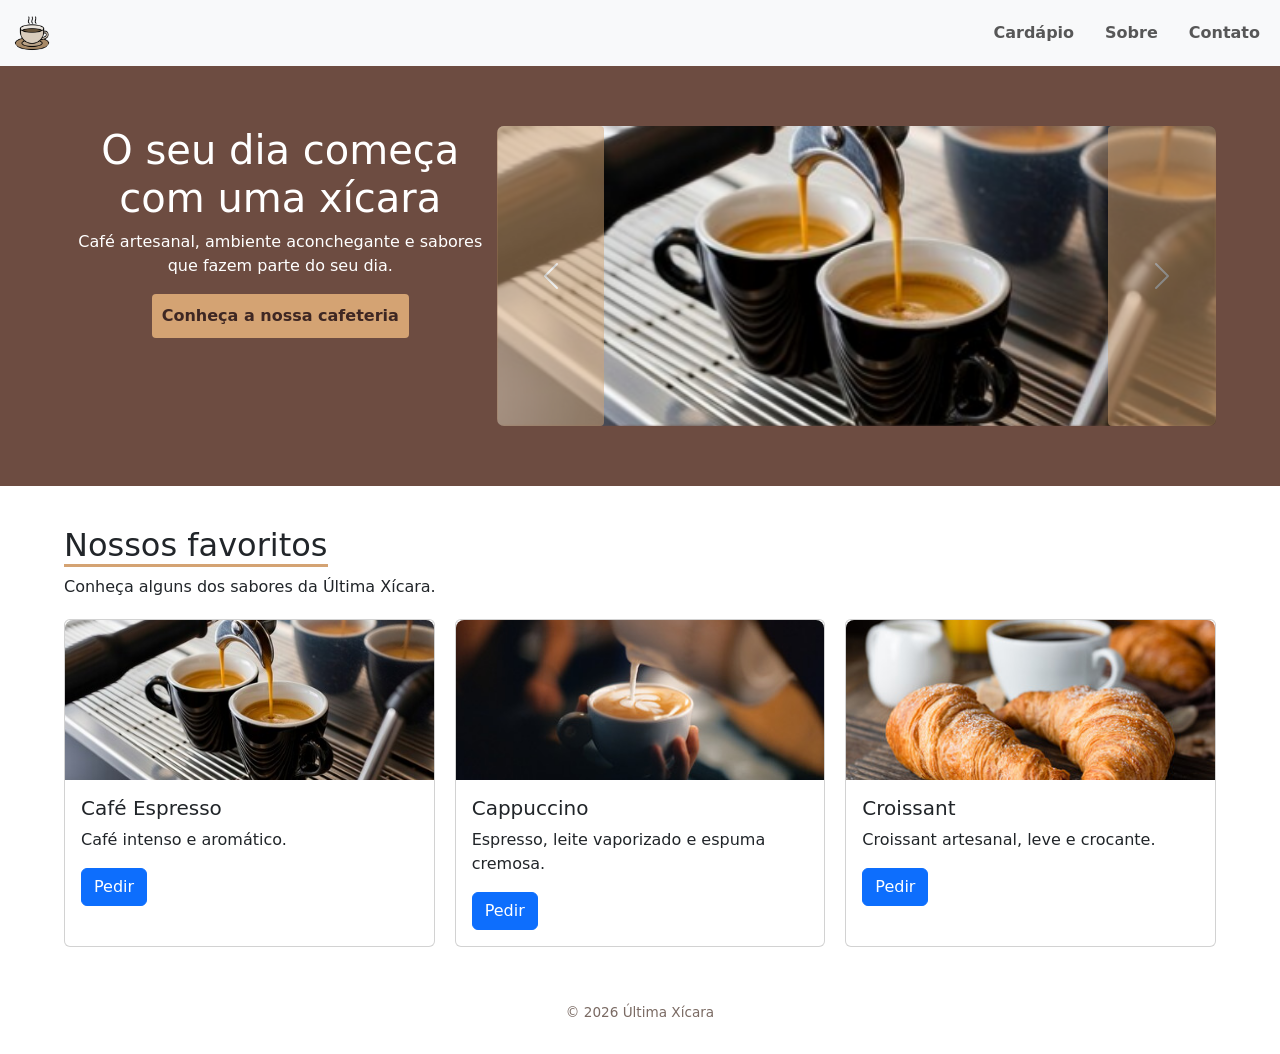
<file: index.html>
<!DOCTYPE html>
<html lang="pt-BR">

<head>
    <meta charset="UTF-8">
    <meta name="viewport" content="width=device-width, initial-scale=1.0">
    <title>Última Xícara | Cafeteria</title>
    <link rel="icon" href="./images/icon.png">
    <link rel="stylesheet" href="./css/style.css">
    <link href="https://cdn.jsdelivr.net/npm/bootstrap@5.3.8/dist/css/bootstrap.min.css" rel="stylesheet">
    <script src="https://cdn.jsdelivr.net/npm/bootstrap@5.3.8/dist/js/bootstrap.bundle.min.js"></script>
</head>

<body>

    <header>
        <nav class="navbar navbar-expand-sm navbar-light bg-light">
            <div class="container-fluid">
                <a class="navbar-brand" href="index.html">
                    <img src="./images/icon.png" alt="Avatar Logo" style="width:40px;" class="rounded-pill">
                </a>
      
                <div class="collapse navbar-collapse" id="navbarNav">
                    <ul class="navbar-nav ms-auto">
                        <li class="nav-item"><a class="nav-link" href="cardapio.html">Cardápio</a></li>
                        <li class="nav-item"><a class="nav-link" href="sobre-nos.html">Sobre</a></li>
                        <li class="nav-item"><a class="nav-link" href="contatos.html">Contato</a></li>
                    </ul>
                </div>
            </div>
        </nav>
    </header>

    <main>
        <section class="hero">
            <div>
                <h1>O seu dia começa com uma xícara</h1>
                <p>Café artesanal, ambiente aconchegante e sabores que fazem parte do seu dia.</p>
                <a href="sobre-nos.html"><button type="button">Conheça a nossa cafeteria</button></a>
            </div>

            <!-- Carousel -->
            <div id="demo" class="carousel slide carousel-fade" data-bs-ride="carousel">
                <div class="carousel-inner">
                    <div class="carousel-item active">
                        <img src="./images/cafeExpresso.jpg" class="d-block w-100" alt="Café Espresso">
                    </div>
                    <div class="carousel-item">
                        <img src="./images/cappuccino.jpg" class="d-block w-100" alt="Cappuccino">
                    </div>
                    <div class="carousel-item">
                        <img src="./images/croissant.jpg" class="d-block w-100" alt="Croissant">
                    </div>
                </div>
                <button class="carousel-control-prev" type="button" data-bs-target="#demo" data-bs-slide="prev">
                    <span class="carousel-control-prev-icon" aria-hidden="true"></span>
                    <span class="visually-hidden">Anterior</span>
                </button>
                <button class="carousel-control-next" type="button" data-bs-target="#demo" data-bs-slide="next">
                    <span class="carousel-control-next-icon" aria-hidden="true"></span>
                    <span class="visually-hidden">Próximo</span>
                </button>
            </div>
        </section>

        <section class="content">
            <h2>Nossos favoritos</h2>
            <p>Conheça alguns dos sabores da Última Xícara.</p>

            <div class="cards">

                <div class="card" style="width: 18rem;">
                    <img src="./images/cafeExpresso.jpg" class="card-img-top" alt="...">
                    <div class="card-body">
                        <h5 class="card-title">Café Espresso</h5>
                        <p class="card-text">Café intenso e aromático.</p>
                        <a href="#" class="btn btn-primary">Pedir</a>
                    </div>
                </div>

                <div class="card" style="width: 18rem;">
                    <img src="./images/cappuccino.jpg" class="card-img-top" alt="...">
                    <div class="card-body">
                        <h5 class="card-title">Cappuccino</h5>
                        <p class="card-text">Espresso, leite vaporizado e espuma cremosa.</p>
                        <a href="#" class="btn btn-primary">Pedir</a>
                    </div>
                </div>

                <div class="card" style="width: 18rem;">
                    <img src="./images/croissant.jpg" class="card-img-top" alt="...">
                    <div class="card-body">
                        <h5 class="card-title">Croissant</h5>
                        <p class="card-text">Croissant artesanal, leve e crocante.</p>
                        <a href="#" class="btn btn-primary">Pedir</a>
                    </div>
                </div>

            </div>
        </section>
    </main>

    <footer>
        <p>&copy; 2026 Última Xícara</p>
    </footer>

</body>

</html>
</file>
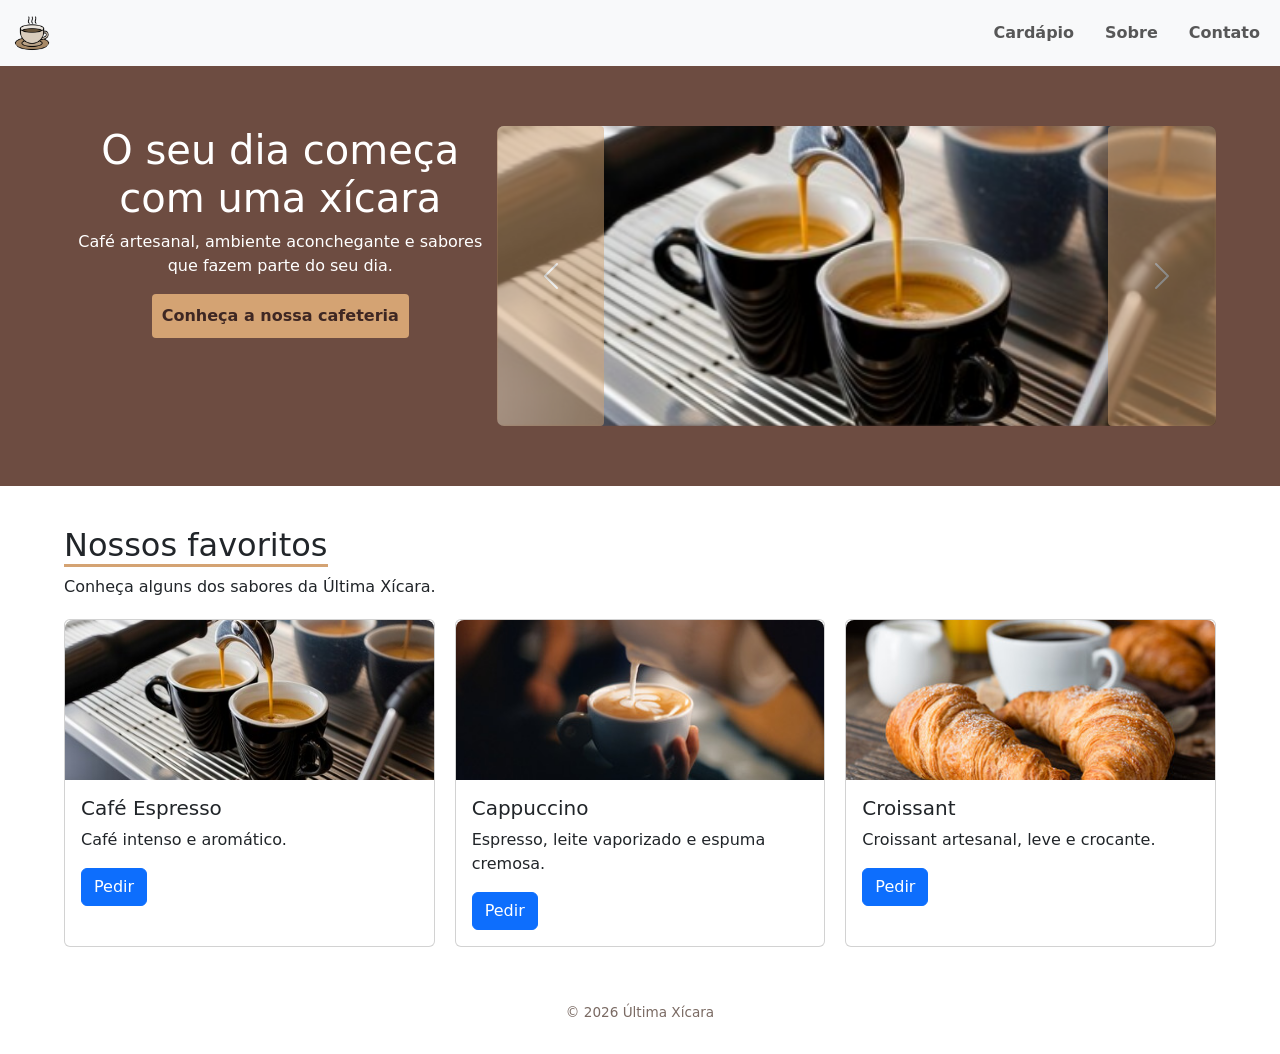
<file: ultima-xicara/index.html>
<!DOCTYPE html>
<html lang="pt-BR">

<head>
    <meta charset="UTF-8">
    <meta name="viewport" content="width=device-width, initial-scale=1.0">
    <title>Última Xícara | Cafeteria</title>
    <link rel="icon" href="./images/icon.png">
    <link rel="stylesheet" href="./css/style.css">
    <link href="https://cdn.jsdelivr.net/npm/bootstrap@5.3.8/dist/css/bootstrap.min.css" rel="stylesheet">
    <script src="https://cdn.jsdelivr.net/npm/bootstrap@5.3.8/dist/js/bootstrap.bundle.min.js"></script>
</head>

<body>

    <header>
        <nav class="navbar navbar-expand-sm navbar-light bg-light">
            <div class="container-fluid">
                <a class="navbar-brand" href="index.html">
                    <img src="./images/icon.png" alt="Avatar Logo" style="width:40px;" class="rounded-pill">
                </a>
      
                <div class="collapse navbar-collapse" id="navbarNav">
                    <ul class="navbar-nav ms-auto">
                        <li class="nav-item"><a class="nav-link" href="cardapio.html">Cardápio</a></li>
                        <li class="nav-item"><a class="nav-link" href="sobre-nos.html">Sobre</a></li>
                        <li class="nav-item"><a class="nav-link" href="contatos.html">Contato</a></li>
                    </ul>
                </div>
            </div>
        </nav>
    </header>

    <main>
        <section class="hero">
            <div>
                <h1>O seu dia começa com uma xícara</h1>
                <p>Café artesanal, ambiente aconchegante e sabores que fazem parte do seu dia.</p>
                <button type="button">Conheça a nossa cafeteria</button>
            </div>

            <!-- Carousel -->
            <div id="demo" class="carousel slide carousel-fade" data-bs-ride="carousel">
                <div class="carousel-inner">
                    <div class="carousel-item active">
                        <img src="./images/cafeExpresso.jpg" class="d-block w-100" alt="Café Espresso">
                    </div>
                    <div class="carousel-item">
                        <img src="./images/cappuccino.jpg" class="d-block w-100" alt="Cappuccino">
                    </div>
                    <div class="carousel-item">
                        <img src="./images/croissant.jpg" class="d-block w-100" alt="Croissant">
                    </div>
                </div>
                <button class="carousel-control-prev" type="button" data-bs-target="#demo" data-bs-slide="prev">
                    <span class="carousel-control-prev-icon" aria-hidden="true"></span>
                    <span class="visually-hidden">Anterior</span>
                </button>
                <button class="carousel-control-next" type="button" data-bs-target="#demo" data-bs-slide="next">
                    <span class="carousel-control-next-icon" aria-hidden="true"></span>
                    <span class="visually-hidden">Próximo</span>
                </button>
            </div>
        </section>

        <section class="content">
            <h2>Nossos favoritos</h2>
            <p>Conheça alguns dos sabores da Última Xícara.</p>

            <div class="cards">

                <div class="card" style="width: 18rem;">
                    <img src="./images/cafeExpresso.jpg" class="card-img-top" alt="...">
                    <div class="card-body">
                        <h5 class="card-title">Café Espresso</h5>
                        <p class="card-text">Café intenso e aromático.</p>
                        <a href="#" class="btn btn-primary">Pedir</a>
                    </div>
                </div>

                <div class="card" style="width: 18rem;">
                    <img src="./images/cappuccino.jpg" class="card-img-top" alt="...">
                    <div class="card-body">
                        <h5 class="card-title">Cappuccino</h5>
                        <p class="card-text">Espresso, leite vaporizado e espuma cremosa.</p>
                        <a href="#" class="btn btn-primary">Pedir</a>
                    </div>
                </div>

                <div class="card" style="width: 18rem;">
                    <img src="./images/croissant.jpg" class="card-img-top" alt="...">
                    <div class="card-body">
                        <h5 class="card-title">Croissant</h5>
                        <p class="card-text">Croissant artesanal, leve e crocante.</p>
                        <a href="#" class="btn btn-primary">Pedir</a>
                    </div>
                </div>

            </div>
        </section>
    </main>

    <footer>
        <p>&copy; 2026 Última Xícara</p>
    </footer>

</body>

</html>
</file>
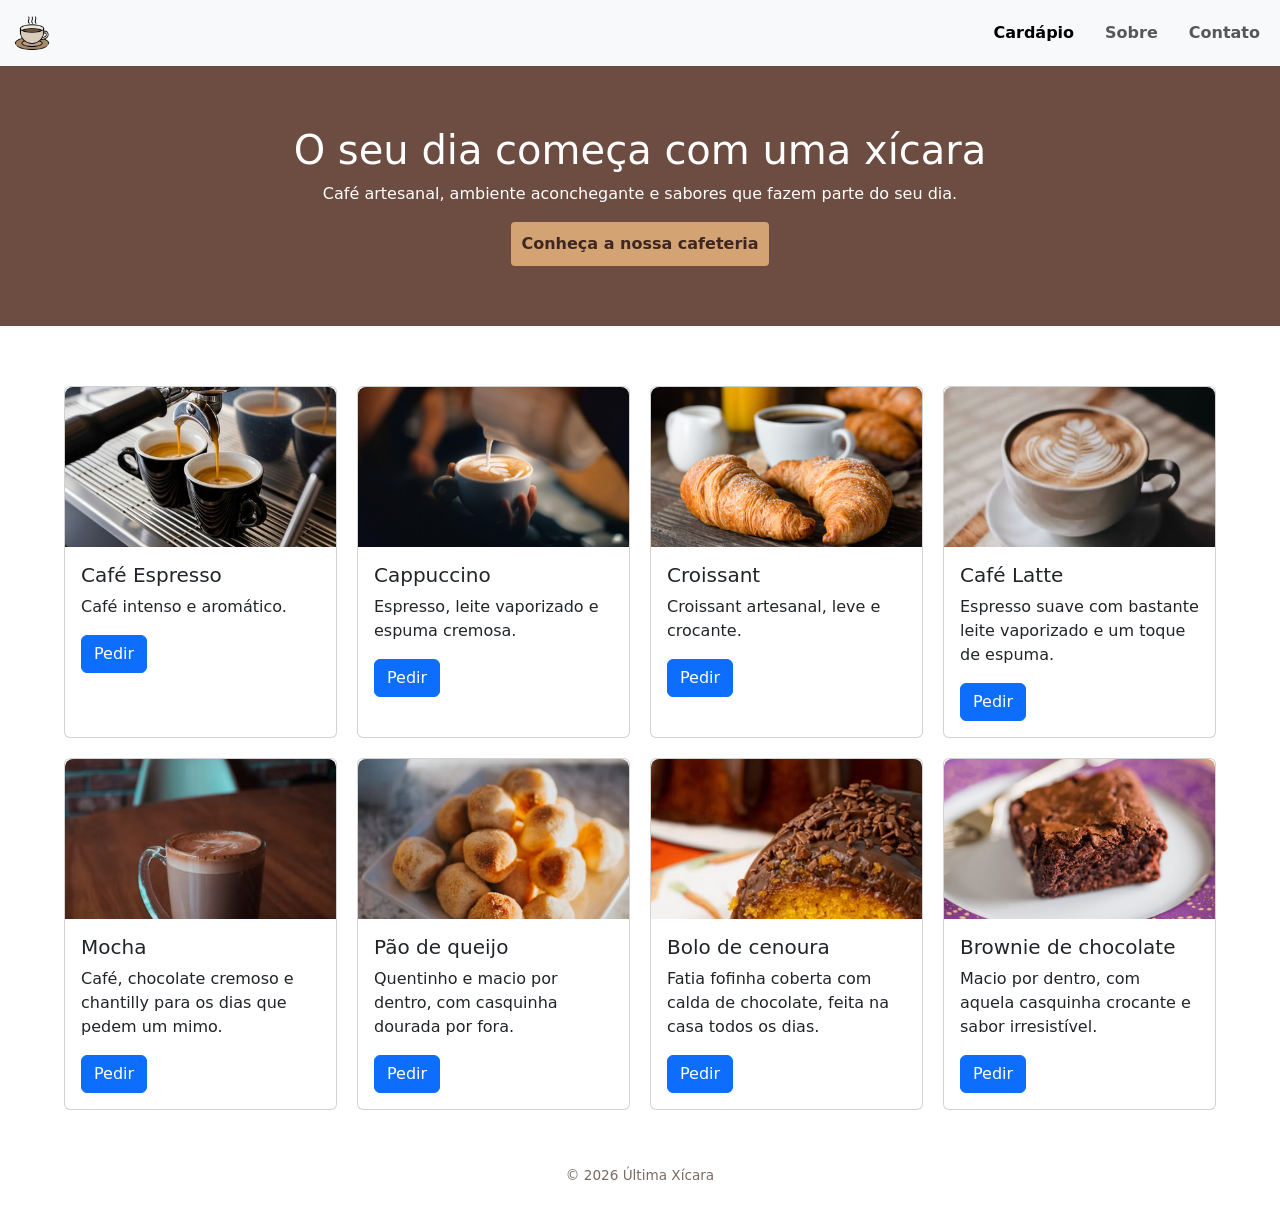
<file: cardapio.html>
<!DOCTYPE html>
<html lang="pt-BR">

<head>
    <meta charset="UTF-8">
    <meta name="viewport" content="width=device-width, initial-scale=1.0">
    <title>Última Xícara | Cafeteria</title>
    <link rel="icon" href="./images/icon.png">
    <link rel="stylesheet" href="./css/style.css">
    <link href="https://cdn.jsdelivr.net/npm/bootstrap@5.3.8/dist/css/bootstrap.min.css" rel="stylesheet">
    <script src="https://cdn.jsdelivr.net/npm/bootstrap@5.3.8/dist/js/bootstrap.bundle.min.js"></script>
</head>

<body>

    <header>
        <nav class="navbar navbar-expand-sm navbar-light bg-light">
            <div class="container-fluid">
                <a class="navbar-brand" href="index.html">
                    <img src="./images/icon.png" alt="Avatar Logo" style="width:40px;" class="rounded-pill">
                </a>
                <button class="navbar-toggler" type="button" data-bs-toggle="collapse" data-bs-target="#navbarNav"
                    aria-controls="navbarNav" aria-expanded="false" aria-label="Abrir menu">
                    <span class="navbar-toggler-icon"></span>
                </button>
                <div class="collapse navbar-collapse" id="navbarNav">
                    <ul class="navbar-nav ms-auto">
                        <li class="nav-item"><a class="nav-link active" aria-current="page" href="cardapio.html">Cardápio</a></li>
                        <li class="nav-item"><a class="nav-link" href="sobre-nos.html">Sobre</a></li>
                        <li class="nav-item"><a class="nav-link" href="contatos.html">Contato</a></li>
                    </ul>
                </div>
            </div>
        </nav>
    </header>

    <main>
        <section class="hero">
            <div>
                <h1>O seu dia começa com uma xícara</h1>
                <p>Café artesanal, ambiente aconchegante e sabores que fazem parte do seu dia.</p>
                <a href="sobre-nos.html"><button type="button">Conheça a nossa cafeteria</button></a>
            </div>
        </section>

        <section class="content">

            <div class="cards">

                <div class="card" style="width: 18rem;">
                    <img src="./images/cafeExpresso.jpg" class="card-img-top" alt="Café Espresso">
                    <div class="card-body">
                        <h5 class="card-title">Café Espresso</h5>
                        <p class="card-text">Café intenso e aromático.</p>
                        <a href="#" class="btn btn-primary" data-bs-toggle="modal" data-bs-target="#modalEspresso">Pedir</a>
                    </div>
                </div>

                <div class="card" style="width: 18rem;">
                    <img src="./images/cappuccino.jpg" class="card-img-top" alt="Cappuccino">
                    <div class="card-body">
                        <h5 class="card-title">Cappuccino</h5>
                        <p class="card-text">Espresso, leite vaporizado e espuma cremosa.</p>
                        <a href="#" class="btn btn-primary">Pedir</a>
                    </div>
                </div>

                <div class="card" style="width: 18rem;">
                    <img src="./images/croissant.jpg" class="card-img-top" alt="Croissant">
                    <div class="card-body">
                        <h5 class="card-title">Croissant</h5>
                        <p class="card-text">Croissant artesanal, leve e crocante.</p>
                        <a href="#" class="btn btn-primary">Pedir</a>
                    </div>
                </div>

                <div class="card" style="width: 18rem;">
                    <img src="./images/cafe-latte.jpg" class="card-img-top" alt="Café Latte">
                    <div class="card-body">
                        <h5 class="card-title">Café Latte</h5>
                        <p class="card-text">Espresso suave com bastante leite vaporizado e um toque de espuma.</p>
                        <a href="#" class="btn btn-primary">Pedir</a>
                    </div>
                </div>

                <div class="card" style="width: 18rem;">
                    <img src="./images/mocha.jpg" class="card-img-top" alt="Mocha">
                    <div class="card-body">
                        <h5 class="card-title">Mocha</h5>
                        <p class="card-text">Café, chocolate cremoso e chantilly para os dias que pedem um mimo.</p>
                        <a href="#" class="btn btn-primary">Pedir</a>
                    </div>
                </div>

                <div class="card" style="width: 18rem;">
                    <img src="./images/pao-de-queijo.jpg" class="card-img-top" alt="Pão de queijo">
                    <div class="card-body">
                        <h5 class="card-title">Pão de queijo</h5>
                        <p class="card-text">Quentinho e macio por dentro, com casquinha dourada por fora.</p>
                        <a href="#" class="btn btn-primary">Pedir</a>
                    </div>
                </div>

                <div class="card" style="width: 18rem;">
                    <img src="./images/bolo-de-cenoura.jpg" class="card-img-top" alt="Bolo de cenoura">
                    <div class="card-body">
                        <h5 class="card-title">Bolo de cenoura</h5>
                        <p class="card-text">Fatia fofinha coberta com calda de chocolate, feita na casa todos os dias.</p>
                        <a href="#" class="btn btn-primary">Pedir</a>
                    </div>
                </div>

                <div class="card" style="width: 18rem;">
                    <img src="./images/brownie.jpg" class="card-img-top" alt="Brownie">
                    <div class="card-body">
                        <h5 class="card-title">Brownie de chocolate</h5>
                        <p class="card-text">Macio por dentro, com aquela casquinha crocante e sabor irresistível.</p>
                        <a href="#" class="btn btn-primary">Pedir</a>
                    </div>
                </div>

            </div>
        </section>
    </main>

    <!-- Modal do Café Espresso -->
    <div class="modal fade" id="modalEspresso" tabindex="-1" aria-labelledby="modalEspressoLabel" aria-hidden="true">
        <div class="modal-dialog">
            <div class="modal-content">
                <div class="modal-header">
                    <h5 class="modal-title" id="modalEspressoLabel">Café Espresso</h5>
                    <button type="button" class="btn-close" data-bs-dismiss="modal" aria-label="Fechar"></button>
                </div>
                <div class="modal-body">
                    <img src="./images/cafeExpresso.jpg" class="img-fluid rounded mb-3" alt="Café Espresso">
                    <p>Café intenso e aromático, extraído na hora para garantir todo o sabor.</p>
                    <p><strong>Preço:</strong> R$ 8,90</p>
                </div>
                <div class="modal-footer">
                    <button type="button" class="btn btn-secondary" data-bs-dismiss="modal">Fechar</button>
                    <button type="button" class="btn btn-primary">Confirmar pedido</button>
                </div>
            </div>
        </div>
    </div>

    <footer>
        <p>&copy; 2026 Última Xícara</p>
    </footer>

</body>

</html>
</file>
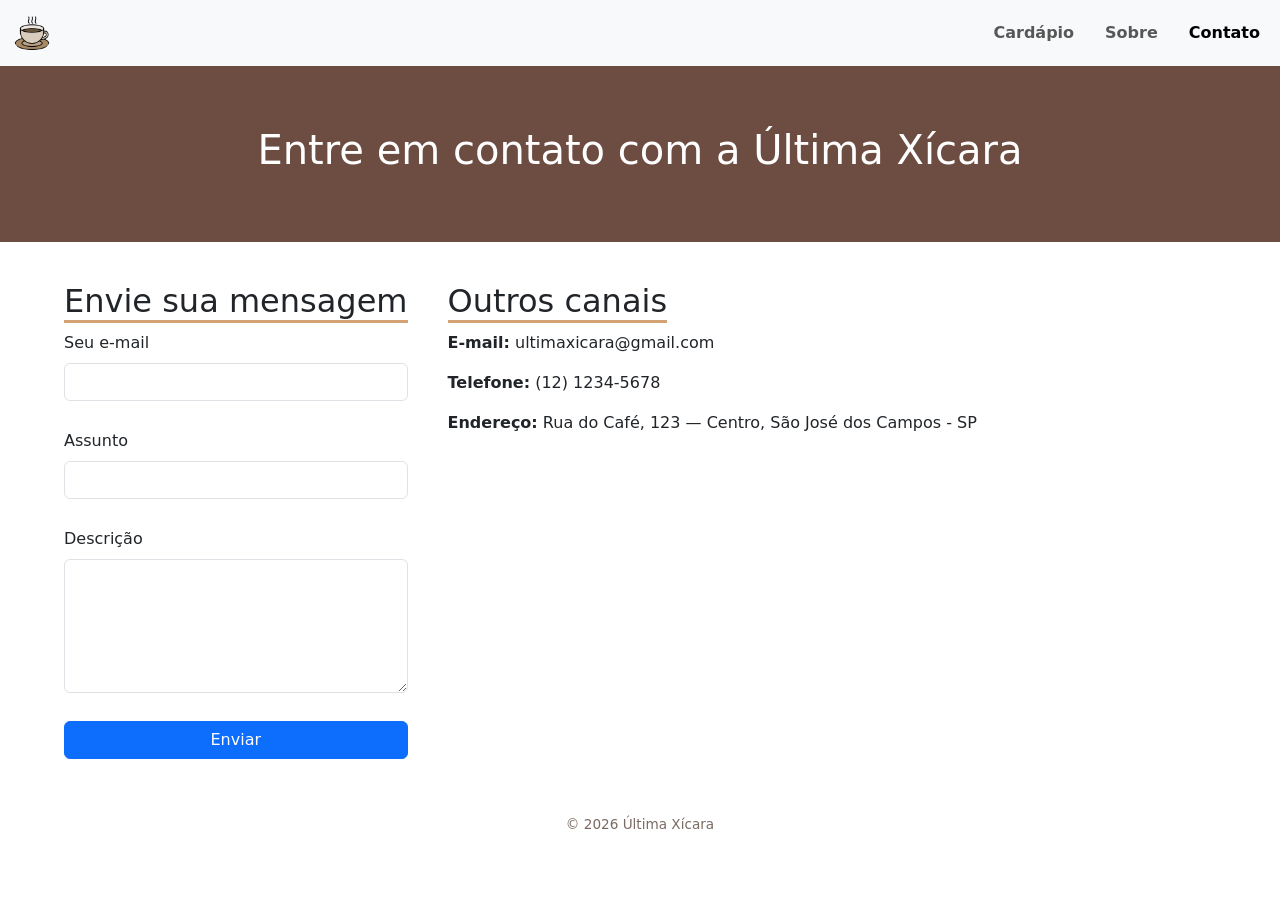
<file: contatos.html>
<!DOCTYPE html>
<html lang="pt-BR">

<head>
    <meta charset="UTF-8">
    <meta name="viewport" content="width=device-width, initial-scale=1.0">
    <title>Contato | Última Xícara</title>
    <link rel="icon" href="./images/icon.png">
    <link rel="stylesheet" href="./css/style.css">
    <link href="https://cdn.jsdelivr.net/npm/bootstrap@5.3.8/dist/css/bootstrap.min.css" rel="stylesheet">
    <script src="https://cdn.jsdelivr.net/npm/bootstrap@5.3.8/dist/js/bootstrap.bundle.min.js"></script>
</head>

<body>

    <header>
        <nav class="navbar navbar-expand-sm navbar-light bg-light">
            <div class="container-fluid">
                <a class="navbar-brand" href="index.html">
                    <img src="./images/icon.png" alt="Avatar Logo" style="width:40px;" class="rounded-pill">
                </a>
                <button class="navbar-toggler" type="button" data-bs-toggle="collapse" data-bs-target="#navbarNav"
                    aria-controls="navbarNav" aria-expanded="false" aria-label="Abrir menu">
                    <span class="navbar-toggler-icon"></span>
                </button>
                <div class="collapse navbar-collapse" id="navbarNav">
                    <ul class="navbar-nav ms-auto">
                        <li class="nav-item"><a class="nav-link" href="cardapio.html">Cardápio</a></li>
                        <li class="nav-item"><a class="nav-link" href="sobre-nos.html">Sobre</a></li>
                        <li class="nav-item"><a class="nav-link active" aria-current="page" href="contatos.html">Contato</a></li>
                    </ul>
                </div>
            </div>
        </nav>
    </header>

    <main>
        <section class="hero">
            <h1>Entre em contato com a Última Xícara</h1>
        </section>

        <section class="content">
            <div class="contato-grid">
                <div>
                    <h2>Envie sua mensagem</h2>
                    <form>
                        <div class="mb-3">
                            <label for="femail" class="form-label">Seu e-mail</label>
                            <input type="email" class="form-control" id="femail" name="femail" required>
                        </div>
                        <div class="mb-3">
                            <label for="lassunto" class="form-label">Assunto</label>
                            <input type="text" class="form-control" id="lassunto" name="lassunto" required>
                        </div>
                        <div class="mb-3">
                            <label for="    mensagem" class="form-label">Descrição</label>
                            <textarea class="form-control" id="mensagem" name="mensagem" rows="5" required></textarea>
                        </div>
                        <button type="submit" class="btn btn-primary">Enviar</button>
                    </form>
                </div>

                <div>
                    <h2>Outros canais</h2>
                    <p><strong>E-mail:</strong> ultimaxicara@gmail.com</p>
                    <p><strong>Telefone:</strong> (12) 1234-5678</p>
                    <p><strong>Endereço:</strong> Rua do Café, 123 — Centro, São José dos Campos - SP</p>
                </div>
            </div>
        </section>
    </main>

    <footer>
        <p>&copy; 2026 Última Xícara</p>
    </footer>

</body>

</html>
</file>
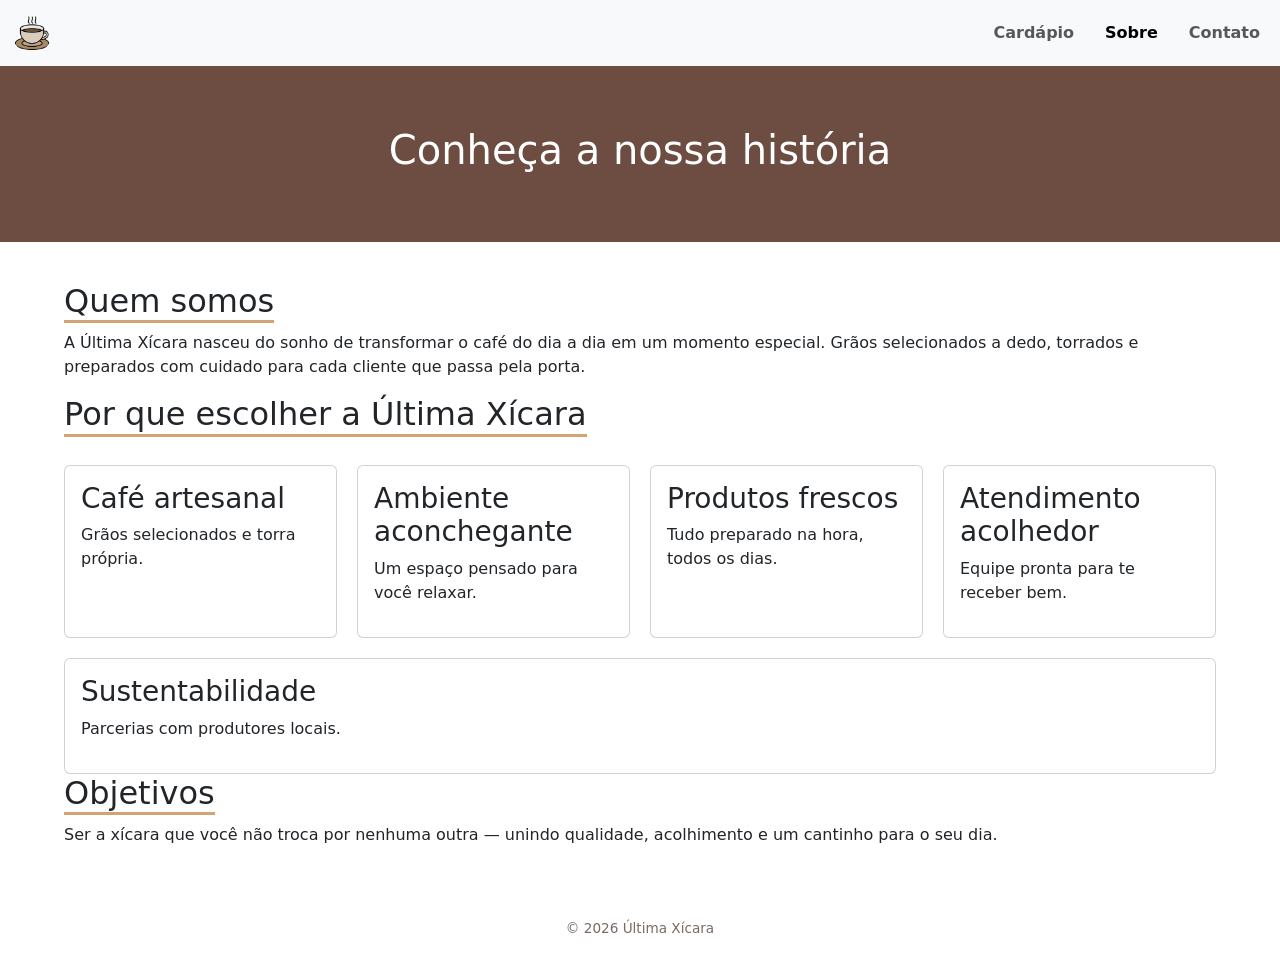
<file: sobre-nos.html>
<!DOCTYPE html>
<html lang="pt-BR">

<head>
    <meta charset="UTF-8">
    <meta name="viewport" content="width=device-width, initial-scale=1.0">
    <title>Sobre | Última Xícara</title>
    <link rel="icon" href="./images/icon.png">
    <link rel="stylesheet" href="./css/style.css">
    <link href="https://cdn.jsdelivr.net/npm/bootstrap@5.3.8/dist/css/bootstrap.min.css" rel="stylesheet">
    <script src="https://cdn.jsdelivr.net/npm/bootstrap@5.3.8/dist/js/bootstrap.bundle.min.js"></script>
</head>

<body>
    <header>
        <nav class="navbar navbar-expand-sm navbar-light bg-light">
            <div class="container-fluid">
                <a class="navbar-brand" href="index.html">
                    <img src="./images/icon.png" alt="Avatar Logo" style="width:40px;" class="rounded-pill">
                </a>
                <button class="navbar-toggler" type="button" data-bs-toggle="collapse" data-bs-target="#navbarNav"
                    aria-controls="navbarNav" aria-expanded="false" aria-label="Abrir menu">
                    <span class="navbar-toggler-icon"></span>
                </button>
                <div class="collapse navbar-collapse" id="navbarNav">
                    <ul class="navbar-nav ms-auto">
                        <li class="nav-item"><a class="nav-link" href="cardapio.html">Cardápio</a></li>
                        <li class="nav-item"><a class="nav-link active" aria-current="page" href="sobre-nos.html">Sobre</a></li>
                        <li class="nav-item"><a class="nav-link" href="contatos.html">Contato</a></li>
                    </ul>
                </div>
            </div>
        </nav>
    </header>

    <main>
        <section class="hero">
            <h1>Conheça a nossa história</h1>
        </section>

        <section class="content">
            <h2>Quem somos</h2>
            <p>A Última Xícara nasceu do sonho de transformar o café do dia a dia em um momento especial. Grãos
                selecionados a dedo, torrados e preparados com cuidado para cada cliente que passa pela porta.</p>

            <h2>Por que escolher a Última Xícara</h2>
            <div class="cards">
                <article class="card">
                    <div class="card-body">
                        <h3>Café artesanal</h3>
                        <p>Grãos selecionados e torra própria.</p>
                    </div>
                </article>
                <article class="card">
                    <div class="card-body">
                        <h3>Ambiente aconchegante</h3>
                        <p>Um espaço pensado para você relaxar.</p>
                    </div>
                </article>
                <article class="card">
                    <div class="card-body">
                        <h3>Produtos frescos</h3>
                        <p>Tudo preparado na hora, todos os dias.</p>
                    </div>
                </article>
                <article class="card">
                    <div class="card-body">
                        <h3>Atendimento acolhedor</h3>
                        <p>Equipe pronta para te receber bem.</p>
                    </div>
                </article>
                <article class="card">
                    <div class="card-body">
                        <h3>Sustentabilidade</h3>
                        <p>Parcerias com produtores locais.</p>
                    </div>
                </article>
            </div>

            <h2>Objetivos</h2>
            <p>Ser a xícara que você não troca por nenhuma outra — unindo qualidade, acolhimento e um cantinho para o
                seu dia.</p>
        </section>
    </main>

    <footer>
        <p>&copy; 2026 Última Xícara</p>
    </footer>

</body>

</html>
</file>
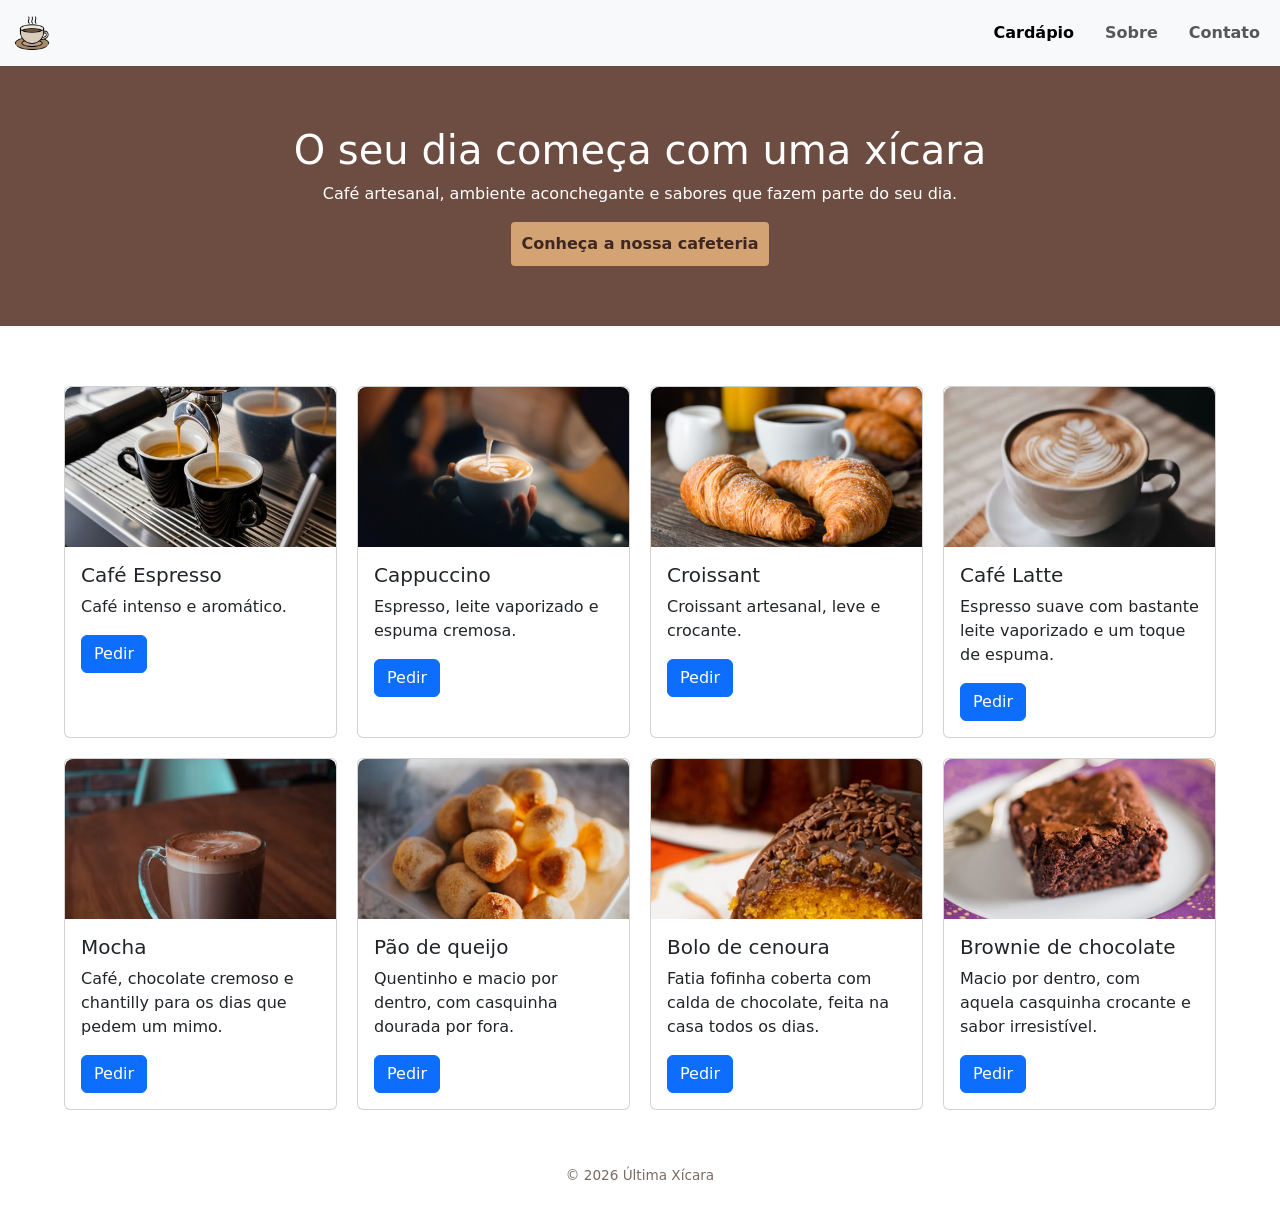
<file: ultima-xicara/cardapio.html>
<!DOCTYPE html>
<html lang="pt-BR">

<head>
    <meta charset="UTF-8">
    <meta name="viewport" content="width=device-width, initial-scale=1.0">
    <title>Última Xícara | Cafeteria</title>
    <link rel="icon" href="./images/icon.png">
    <link rel="stylesheet" href="./css/style.css">
    <link href="https://cdn.jsdelivr.net/npm/bootstrap@5.3.8/dist/css/bootstrap.min.css" rel="stylesheet">
    <script src="https://cdn.jsdelivr.net/npm/bootstrap@5.3.8/dist/js/bootstrap.bundle.min.js"></script>
</head>

<body>

    <header>
        <nav class="navbar navbar-expand-sm navbar-light bg-light">
            <div class="container-fluid">
                <a class="navbar-brand" href="index.html">
                    <img src="./images/icon.png" alt="Avatar Logo" style="width:40px;" class="rounded-pill">
                </a>
                <button class="navbar-toggler" type="button" data-bs-toggle="collapse" data-bs-target="#navbarNav"
                    aria-controls="navbarNav" aria-expanded="false" aria-label="Abrir menu">
                    <span class="navbar-toggler-icon"></span>
                </button>
                <div class="collapse navbar-collapse" id="navbarNav">
                    <ul class="navbar-nav ms-auto">
                        <li class="nav-item"><a class="nav-link active" aria-current="page" href="cardapio.html">Cardápio</a></li>
                        <li class="nav-item"><a class="nav-link" href="sobre-nos.html">Sobre</a></li>
                        <li class="nav-item"><a class="nav-link" href="contatos.html">Contato</a></li>
                    </ul>
                </div>
            </div>
        </nav>
    </header>

    <main>
        <section class="hero">
            <div>
                <h1>O seu dia começa com uma xícara</h1>
                <p>Café artesanal, ambiente aconchegante e sabores que fazem parte do seu dia.</p>
                <button type="button">Conheça a nossa cafeteria</button>
            </div>
        </section>

        <section class="content">

            <div class="cards">

                <div class="card" style="width: 18rem;">
                    <img src="./images/cafeExpresso.jpg" class="card-img-top" alt="Café Espresso">
                    <div class="card-body">
                        <h5 class="card-title">Café Espresso</h5>
                        <p class="card-text">Café intenso e aromático.</p>
                        <a href="#" class="btn btn-primary" data-bs-toggle="modal" data-bs-target="#modalEspresso">Pedir</a>
                    </div>
                </div>

                <div class="card" style="width: 18rem;">
                    <img src="./images/cappuccino.jpg" class="card-img-top" alt="Cappuccino">
                    <div class="card-body">
                        <h5 class="card-title">Cappuccino</h5>
                        <p class="card-text">Espresso, leite vaporizado e espuma cremosa.</p>
                        <a href="#" class="btn btn-primary">Pedir</a>
                    </div>
                </div>

                <div class="card" style="width: 18rem;">
                    <img src="./images/croissant.jpg" class="card-img-top" alt="Croissant">
                    <div class="card-body">
                        <h5 class="card-title">Croissant</h5>
                        <p class="card-text">Croissant artesanal, leve e crocante.</p>
                        <a href="#" class="btn btn-primary">Pedir</a>
                    </div>
                </div>

                <div class="card" style="width: 18rem;">
                    <img src="./images/cafe-latte.jpg" class="card-img-top" alt="Café Latte">
                    <div class="card-body">
                        <h5 class="card-title">Café Latte</h5>
                        <p class="card-text">Espresso suave com bastante leite vaporizado e um toque de espuma.</p>
                        <a href="#" class="btn btn-primary">Pedir</a>
                    </div>
                </div>

                <div class="card" style="width: 18rem;">
                    <img src="./images/mocha.jpg" class="card-img-top" alt="Mocha">
                    <div class="card-body">
                        <h5 class="card-title">Mocha</h5>
                        <p class="card-text">Café, chocolate cremoso e chantilly para os dias que pedem um mimo.</p>
                        <a href="#" class="btn btn-primary">Pedir</a>
                    </div>
                </div>

                <div class="card" style="width: 18rem;">
                    <img src="./images/pao-de-queijo.jpg" class="card-img-top" alt="Pão de queijo">
                    <div class="card-body">
                        <h5 class="card-title">Pão de queijo</h5>
                        <p class="card-text">Quentinho e macio por dentro, com casquinha dourada por fora.</p>
                        <a href="#" class="btn btn-primary">Pedir</a>
                    </div>
                </div>

                <div class="card" style="width: 18rem;">
                    <img src="./images/bolo-de-cenoura.jpg" class="card-img-top" alt="Bolo de cenoura">
                    <div class="card-body">
                        <h5 class="card-title">Bolo de cenoura</h5>
                        <p class="card-text">Fatia fofinha coberta com calda de chocolate, feita na casa todos os dias.</p>
                        <a href="#" class="btn btn-primary">Pedir</a>
                    </div>
                </div>

                <div class="card" style="width: 18rem;">
                    <img src="./images/brownie.jpg" class="card-img-top" alt="Brownie">
                    <div class="card-body">
                        <h5 class="card-title">Brownie de chocolate</h5>
                        <p class="card-text">Macio por dentro, com aquela casquinha crocante e sabor irresistível.</p>
                        <a href="#" class="btn btn-primary">Pedir</a>
                    </div>
                </div>

            </div>
        </section>
    </main>

    <!-- Modal do Café Espresso -->
    <div class="modal fade" id="modalEspresso" tabindex="-1" aria-labelledby="modalEspressoLabel" aria-hidden="true">
        <div class="modal-dialog">
            <div class="modal-content">
                <div class="modal-header">
                    <h5 class="modal-title" id="modalEspressoLabel">Café Espresso</h5>
                    <button type="button" class="btn-close" data-bs-dismiss="modal" aria-label="Fechar"></button>
                </div>
                <div class="modal-body">
                    <img src="./images/cafeExpresso.jpg" class="img-fluid rounded mb-3" alt="Café Espresso">
                    <p>Café intenso e aromático, extraído na hora para garantir todo o sabor.</p>
                    <p><strong>Preço:</strong> R$ 8,90</p>
                </div>
                <div class="modal-footer">
                    <button type="button" class="btn btn-secondary" data-bs-dismiss="modal">Fechar</button>
                    <button type="button" class="btn btn-primary">Confirmar pedido</button>
                </div>
            </div>
        </div>
    </div>

    <footer>
        <p>&copy; 2026 Última Xícara</p>
    </footer>

</body>

</html>
</file>
<file: css/style.css>
* {
    box-sizing: border-box;
}

body {
    margin: 0;
    font-family: Arial, sans-serif;
    color: #3E2723;
    background: #FBF5EF;
}


.cards,
.contato-grid,
form {
    display: flex;
}

nav {
    gap: 20px;
    font-weight: bold;
    height: 100%;
    color: #B9884F;
    background-color: #fff;

}
nav ul, li{
    background-color: none;
    gap: 15px;
}
nav ul a{
    display: flex;
    gap: 15px;
    color: #B9884F;
    border: none;
    font-weight: bold;
    height: 100%;
}

@media (min-width: 577px) {
    nav ul, li {
        display: flex;
    }
}

/* Css carrossel */

#demo{
    width: 100%;   
    overflow: hidden;
    border-radius: 7px;
} 
.carousel-item{
    height: 300px;
}
.carousel-item img{
    width: 100%;
    height: 100%;
    object-fit: cover;
    object-position: center;
}

/* ------------ */
.hero {
    background: #6D4C41;
    color: #fff;
    text-align: center;
    padding: 60px 5%;
    display: flex;
    justify-content: center;
}

.hero button {
    background-color: #D4A373;
    border: #D4A373;
    color: #3E2723;
    font-weight: bold;
    padding: 10px;
    border-radius: 4px;
}

.content {
    padding: 40px 5%;
}

.content h2 {
    border-bottom: 3px solid #D4A373;
    display: inline-block;
}

.cards {
    flex-wrap: wrap;
    gap: 20px;
    margin-top: 20px;
}

.card {
    background: #fff;
    border: 1px solid #eee;
    border-radius: 8px;
    flex: 1 1 240px;
}

.card img {
    width: 100%;
    height: 160px;
    object-fit: cover;
    border-radius: 8px 8px 0 0;
}

.card-body {
    padding: 15px;
}

.contato-grid {
    flex-wrap: wrap;
    gap: 40px;
}

form {
    flex-direction: column;
    gap: 12px;
    max-width: 380px;
}

footer {
    text-align: center;
    padding: 15px;
    color: #7a6a63;
    font-size: .85rem;
}

/* Modal */
.modal-header {
    background: #6D4C41;
    color: #fff;
}
.modal-header .btn-close {
    filter: invert(1);
}


@media (max-width: 768px) {
    .hero {
        flex-direction: column;
        gap: 25px;
        padding: 40px 5%;
    }

    .hero h1 {
        font-size: 1.6rem;
    }

    .hero p {
        font-size: .95rem;
    }

    .carousel-item {
        height: 220px;
    }

    .cards {
        justify-content: center;
    }

    .card {
        flex: 1 1 100%;
        max-width: 100% !important;
    }

    .contato-grid {
        flex-direction: column;
        gap: 25px;
    }

    form {
        max-width: 100%;
    }

    .content {
        padding: 30px 5%;
    }
}
</file>
<file: ultima-xicara/css/style.css>
* {
    box-sizing: border-box;
}

body {
    margin: 0;
    font-family: Arial, sans-serif;
    color: #3E2723;
    background: #FBF5EF;
}


.cards,
.contato-grid,
form {
    display: flex;
}

nav {
    gap: 20px;
    font-weight: bold;
    height: 100%;
    color: #B9884F;
    background-color: #fff;

}
nav ul, li{
    background-color: none;
    gap: 15px;
}
nav ul a{
    display: flex;
    gap: 15px;
    color: #B9884F;
    border: none;
    font-weight: bold;
    height: 100%;
}

@media (min-width: 577px) {
    nav ul, li {
        display: flex;
    }
}

/* Css carrossel */

#demo{
    width: 100%;   
    overflow: hidden;
    border-radius: 7px;
} 
.carousel-item{
    height: 300px;
}
.carousel-item img{
    width: 100%;
    height: 100%;
    object-fit: cover;
    object-position: center;
}

/* ------------ */
.hero {
    background: #6D4C41;
    color: #fff;
    text-align: center;
    padding: 60px 5%;
    display: flex;
    justify-content: center;
}

.hero button {
    background-color: #D4A373;
    border: #D4A373;
    color: #3E2723;
    font-weight: bold;
    padding: 10px;
    border-radius: 4px;
}

.content {
    padding: 40px 5%;
}

.content h2 {
    border-bottom: 3px solid #D4A373;
    display: inline-block;
}

.cards {
    flex-wrap: wrap;
    gap: 20px;
    margin-top: 20px;
}

.card {
    background: #fff;
    border: 1px solid #eee;
    border-radius: 8px;
    flex: 1 1 240px;
}

.card img {
    width: 100%;
    height: 160px;
    object-fit: cover;
    border-radius: 8px 8px 0 0;
}

.card-body {
    padding: 15px;
}

.contato-grid {
    flex-wrap: wrap;
    gap: 40px;
}

form {
    flex-direction: column;
    gap: 12px;
    max-width: 380px;
}

footer {
    text-align: center;
    padding: 15px;
    color: #7a6a63;
    font-size: .85rem;
}

/* Modal */
.modal-header {
    background: #6D4C41;
    color: #fff;
}
.modal-header .btn-close {
    filter: invert(1);
}


@media (max-width: 768px) {
    .hero {
        flex-direction: column;
        gap: 25px;
        padding: 40px 5%;
    }

    .hero h1 {
        font-size: 1.6rem;
    }

    .hero p {
        font-size: .95rem;
    }

    .carousel-item {
        height: 220px;
    }

    .cards {
        justify-content: center;
    }

    .card {
        flex: 1 1 100%;
        max-width: 100% !important;
    }

    .contato-grid {
        flex-direction: column;
        gap: 25px;
    }

    form {
        max-width: 100%;
    }

    .content {
        padding: 30px 5%;
    }
}
</file>
